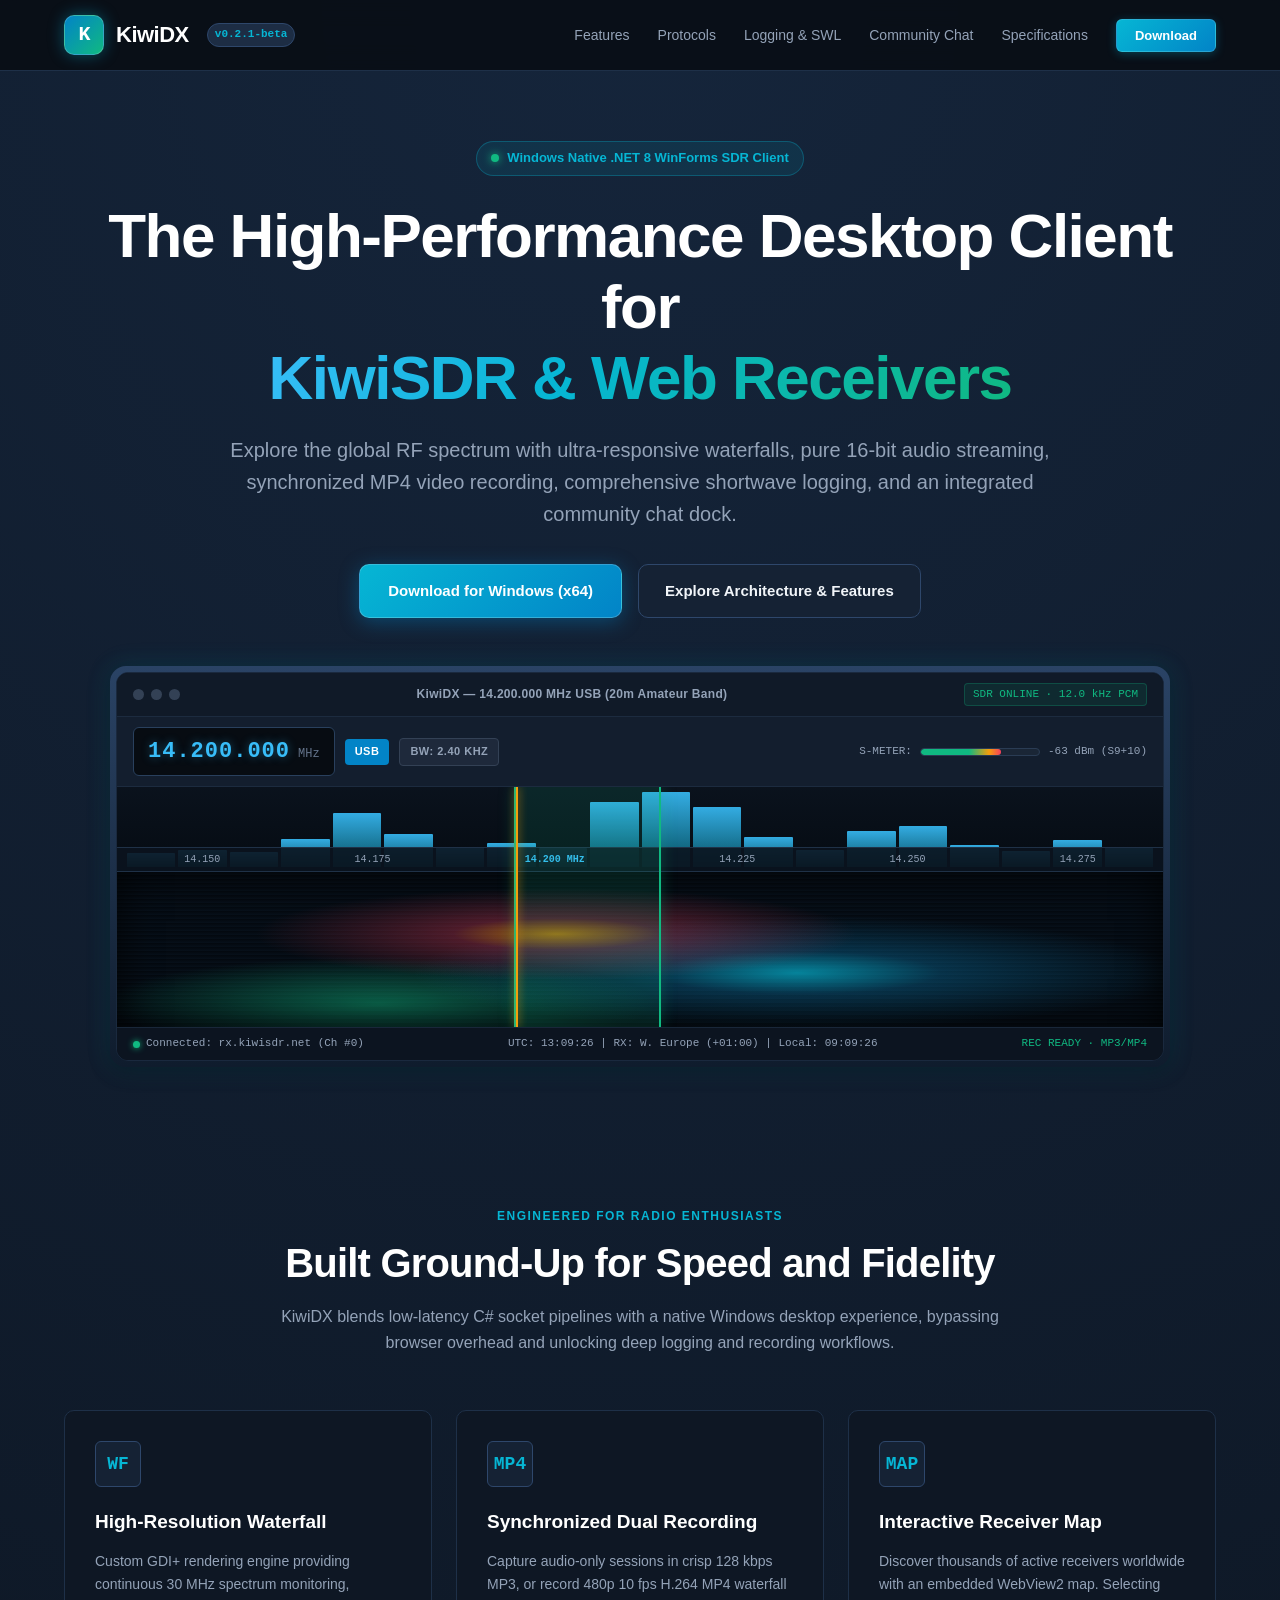
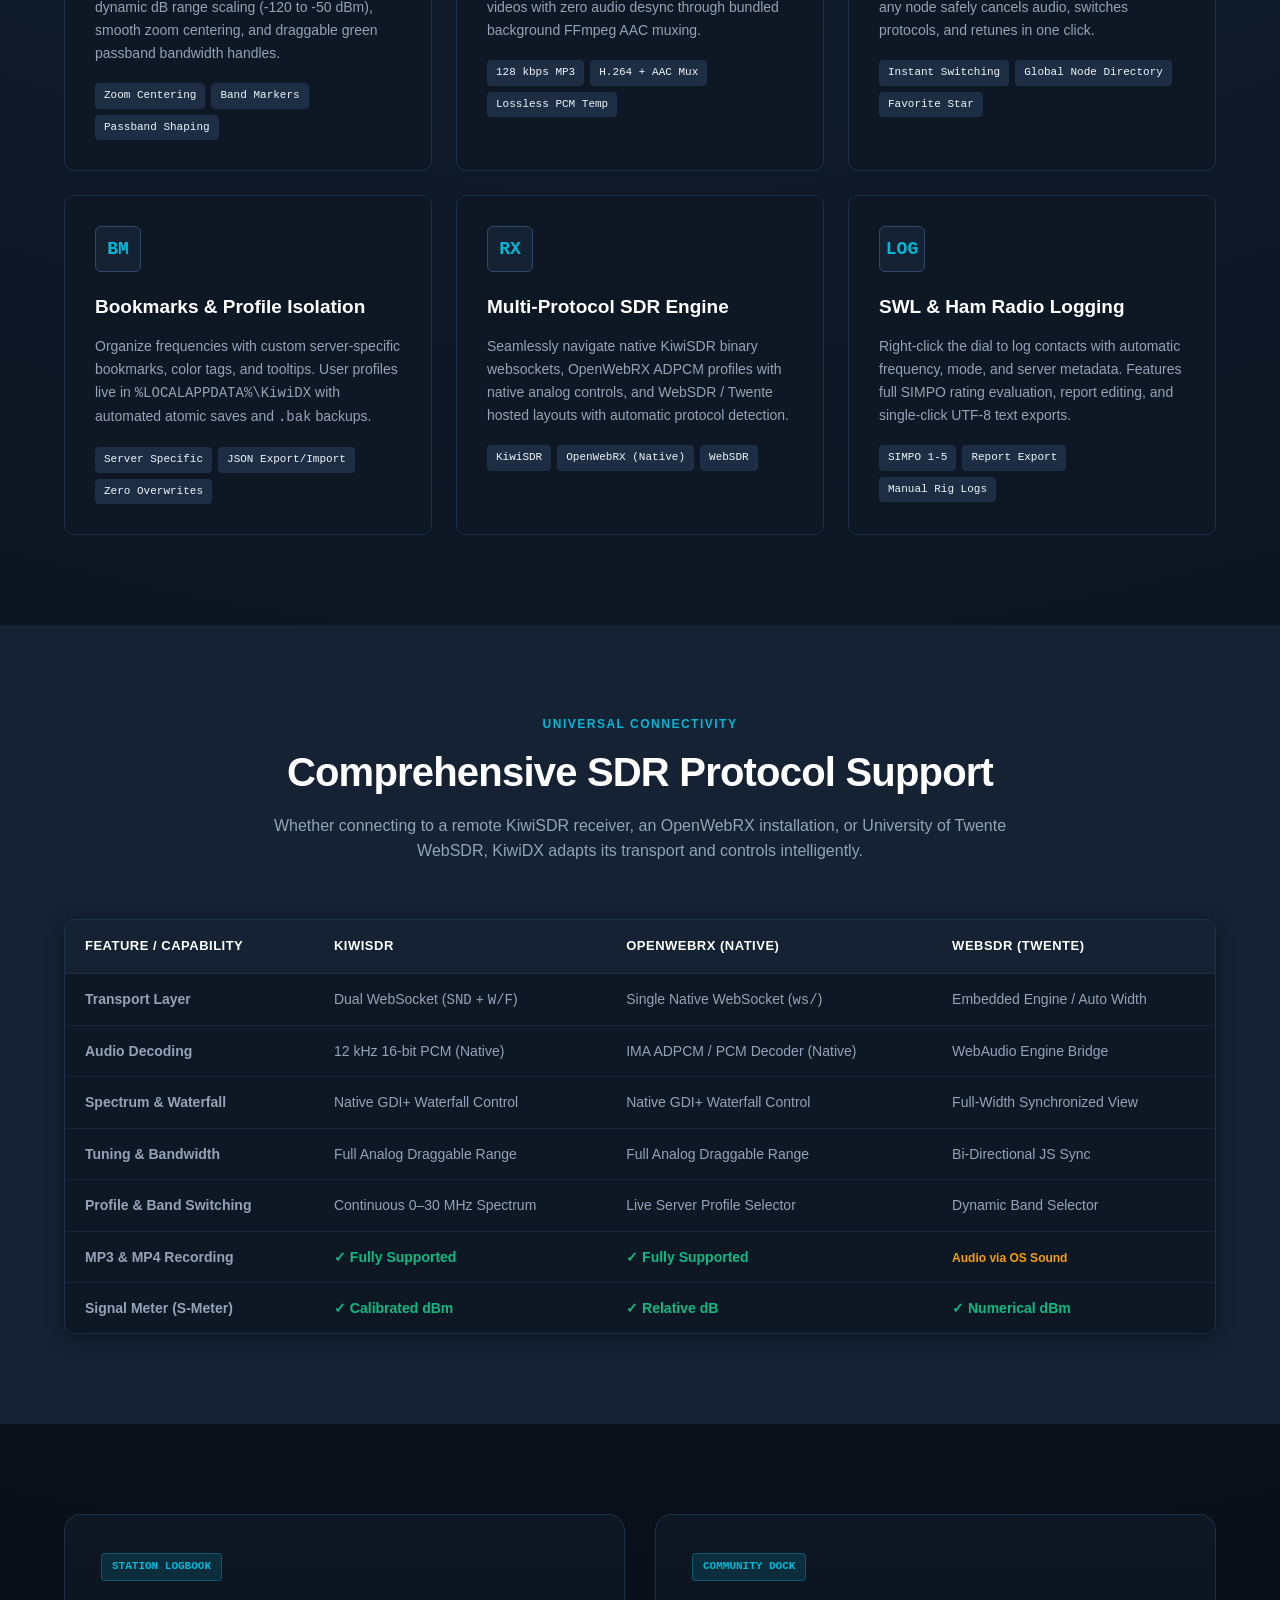
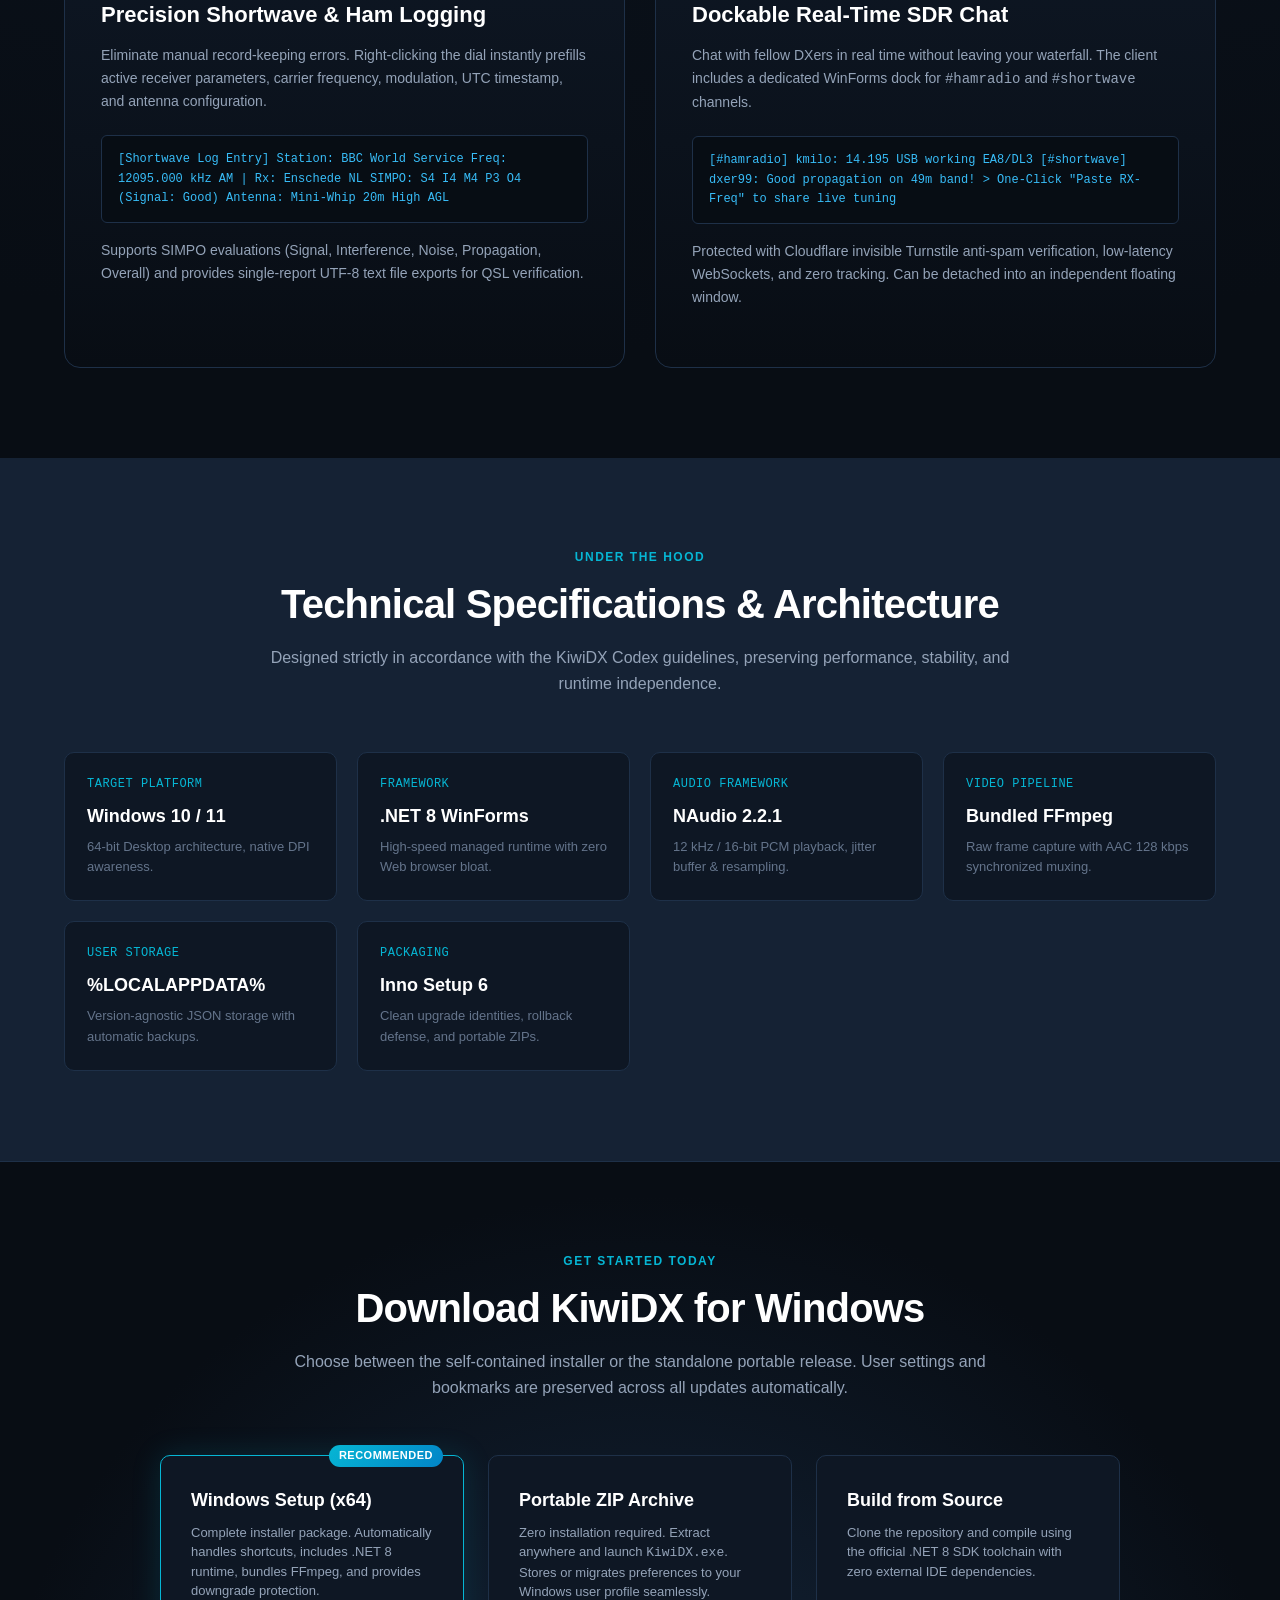
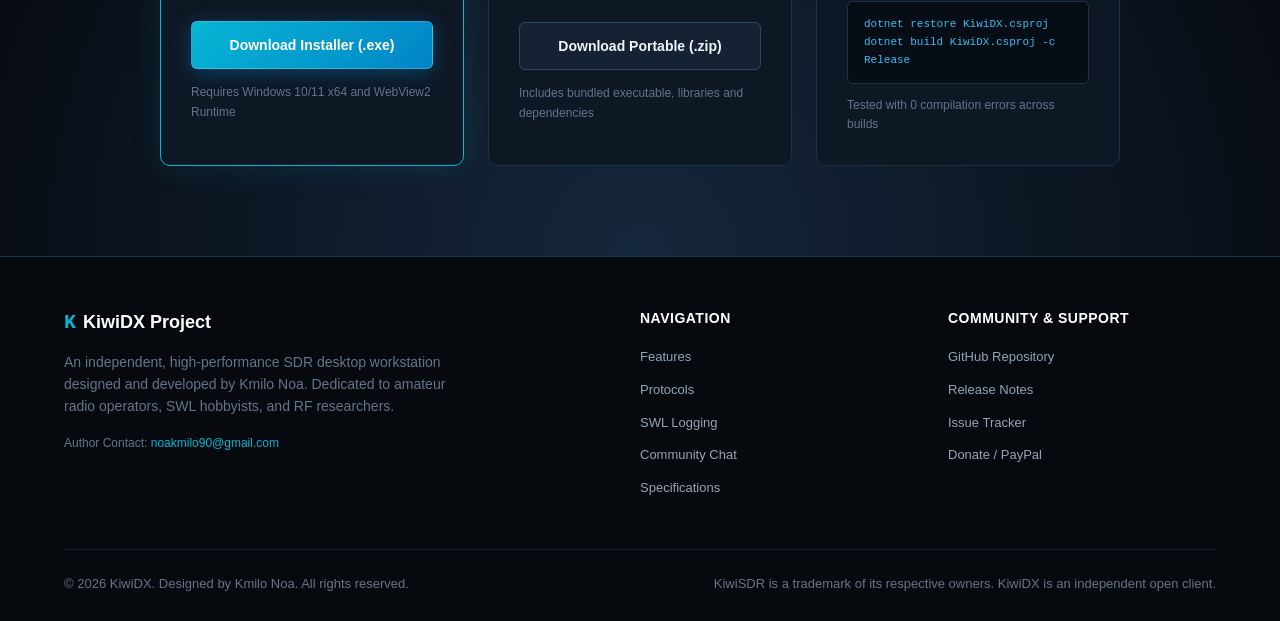
<file: index.html>
<!DOCTYPE html>
<html lang="en">
<head>
  <meta charset="UTF-8">
  <meta name="viewport" content="width=device-width, initial-scale=1.0">
  <title>KiwiDX — High-Performance SDR Desktop Client for Windows</title>
  <meta name="description" content="KiwiDX is a modern Windows desktop client for KiwiSDR, OpenWebRX, and WebSDR receivers. Real-time waterfall, audio recording, logging, and community chat.">
  <style>
    :root {
      --bg-base: #080d14;
      --bg-surface: #0e1724;
      --bg-surface-elevated: #152234;
      --bg-surface-highlight: #1d2d44;
      --border-subtle: #1e3048;
      --border-accent: #2e476b;
      --text-main: #f1f5f9;
      --text-muted: #94a3b8;
      --text-dim: #64748b;
      --accent-cyan: #06b6d4;
      --accent-cyan-glow: rgba(6, 182, 212, 0.25);
      --accent-emerald: #10b981;
      --accent-amber: #f59e0b;
      --accent-rose: #f43f5e;
      --accent-blue: #3b82f6;
      --font-sans: -apple-system, BlinkMacSystemFont, "Segoe UI", Roboto, "Helvetica Neue", Arial, sans-serif;
      --font-mono: ui-monospace, SFMono-Regular, Menlo, Monaco, Consolas, "Liberation Mono", monospace;
      --radius-sm: 6px;
      --radius-md: 10px;
      --radius-lg: 16px;
      --shadow-subtle: 0 4px 20px rgba(0, 0, 0, 0.4);
      --shadow-glow: 0 0 25px rgba(6, 182, 212, 0.2);
    }

    * {
      box-sizing: border-box;
      margin: 0;
      padding: 0;
    }

    html {
      scroll-behavior: smooth;
      background-color: var(--bg-base);
      color: var(--text-main);
      font-family: var(--font-sans);
      line-height: 1.6;
    }

    body {
      background: radial-gradient(circle at 50% 0%, #15253b 0%, #080d14 65%);
      min-height: 100vh;
      display: flex;
      flex-direction: column;
      overflow-x: hidden;
    }

    a {
      color: var(--accent-cyan);
      text-decoration: none;
      transition: color 0.15s ease;
    }

    a:hover {
      color: #38bdf8;
      text-decoration: underline;
    }

    .container {
      width: 100%;
      max-width: 1200px;
      margin: 0 auto;
      padding: 0 24px;
    }

    /* Navigation */
    header.site-header {
      position: sticky;
      top: 0;
      z-index: 100;
      background-color: rgba(8, 13, 20, 0.88);
      backdrop-filter: blur(12px);
      border-bottom: 1px solid var(--border-subtle);
      transition: border-color 0.2s;
    }

    .nav-bar {
      display: flex;
      align-items: center;
      justify-content: space-between;
      height: 70px;
    }

    .logo-container {
      display: flex;
      align-items: center;
      gap: 12px;
      text-decoration: none;
    }

    .logo-badge {
      width: 40px;
      height: 40px;
      border-radius: var(--radius-md);
      background: linear-gradient(135deg, #0284c7, #10b981);
      display: flex;
      align-items: center;
      justify-content: center;
      box-shadow: 0 0 16px rgba(6, 182, 212, 0.4);
      border: 1px solid rgba(255, 255, 255, 0.2);
    }

    .logo-symbol {
      font-family: var(--font-mono);
      font-weight: 800;
      font-size: 20px;
      color: #ffffff;
      letter-spacing: -1px;
    }

    .brand-name {
      font-size: 22px;
      font-weight: 700;
      color: #ffffff;
      letter-spacing: -0.5px;
    }

    .brand-tag {
      font-size: 11px;
      font-family: var(--font-mono);
      background: var(--bg-surface-highlight);
      color: var(--accent-cyan);
      padding: 2px 7px;
      border-radius: 999px;
      border: 1px solid var(--border-accent);
      margin-left: 6px;
      font-weight: 600;
    }

    .nav-links {
      display: flex;
      gap: 28px;
      align-items: center;
      list-style: none;
    }

    .nav-links a {
      color: var(--text-muted);
      font-size: 14px;
      font-weight: 500;
      transition: color 0.15s;
    }

    .nav-links a:hover {
      color: #ffffff;
      text-decoration: none;
    }

    .btn-nav-download {
      background: linear-gradient(135deg, var(--accent-cyan), #0284c7);
      color: #ffffff !important;
      padding: 8px 18px;
      border-radius: var(--radius-sm);
      font-weight: 600 !important;
      font-size: 13px !important;
      box-shadow: 0 2px 10px rgba(6, 182, 212, 0.3);
      border: 1px solid rgba(255, 255, 255, 0.15);
      transition: transform 0.15s ease, box-shadow 0.15s ease !important;
    }

    .btn-nav-download:hover {
      transform: translateY(-1px);
      box-shadow: 0 4px 15px rgba(6, 182, 212, 0.45);
    }

    /* Hero Section */
    section.hero {
      padding: 70px 0 50px 0;
      text-align: center;
    }

    .hero-pill {
      display: inline-flex;
      align-items: center;
      gap: 8px;
      background-color: rgba(6, 182, 212, 0.1);
      border: 1px solid rgba(6, 182, 212, 0.3);
      color: var(--accent-cyan);
      padding: 6px 14px;
      border-radius: 999px;
      font-size: 13px;
      font-weight: 600;
      margin-bottom: 24px;
    }

    .pill-dot {
      width: 8px;
      height: 8px;
      background-color: var(--accent-emerald);
      border-radius: 50%;
      box-shadow: 0 0 8px var(--accent-emerald);
    }

    h1.hero-title {
      font-size: clamp(36px, 5.5vw, 62px);
      font-weight: 800;
      line-height: 1.15;
      letter-spacing: -1.5px;
      margin-bottom: 20px;
      color: #ffffff;
    }

    .gradient-text {
      background: linear-gradient(120deg, #38bdf8, #06b6d4 40%, #10b981);
      -webkit-background-clip: text;
      -webkit-text-fill-color: transparent;
    }

    p.hero-subtitle {
      font-size: clamp(17px, 2vw, 20px);
      color: var(--text-muted);
      max-width: 820px;
      margin: 0 auto 34px auto;
      font-weight: 400;
      line-height: 1.6;
    }

    .hero-actions {
      display: flex;
      flex-wrap: wrap;
      justify-content: center;
      gap: 16px;
      margin-bottom: 48px;
    }

    .btn-primary {
      background: linear-gradient(135deg, var(--accent-cyan), #0284c7);
      color: #ffffff;
      padding: 14px 28px;
      border-radius: var(--radius-md);
      font-size: 15px;
      font-weight: 600;
      display: inline-flex;
      align-items: center;
      gap: 10px;
      border: 1px solid rgba(255, 255, 255, 0.2);
      box-shadow: 0 4px 20px rgba(2, 132, 199, 0.4);
      transition: all 0.2s ease;
    }

    .btn-primary:hover {
      transform: translateY(-2px);
      box-shadow: 0 6px 25px rgba(6, 182, 212, 0.5);
      text-decoration: none;
      color: #ffffff;
    }

    .btn-secondary {
      background-color: var(--bg-surface-elevated);
      color: var(--text-main);
      padding: 14px 26px;
      border-radius: var(--radius-md);
      font-size: 15px;
      font-weight: 600;
      border: 1px solid var(--border-accent);
      transition: all 0.2s ease;
    }

    .btn-secondary:hover {
      background-color: var(--bg-surface-highlight);
      border-color: var(--accent-cyan);
      text-decoration: none;
      color: #ffffff;
    }

    /* CSS SDR Workspace Mockup */
    .sdr-mockup-wrapper {
      position: relative;
      max-width: 1060px;
      margin: 0 auto;
      border-radius: var(--radius-lg);
      padding: 6px;
      background: linear-gradient(180deg, #2a4365, #0f1c2d);
      box-shadow: var(--shadow-subtle), var(--shadow-glow);
    }

    .sdr-mockup {
      background-color: #0b131e;
      border-radius: calc(var(--radius-lg) - 4px);
      overflow: hidden;
      border: 1px solid #1a293e;
      font-family: var(--font-sans);
      text-align: left;
    }

    .mockup-titlebar {
      background-color: #101a28;
      padding: 10px 16px;
      display: flex;
      align-items: center;
      justify-content: space-between;
      border-bottom: 1px solid #1c2b3f;
    }

    .window-controls {
      display: flex;
      gap: 7px;
    }

    .win-circle {
      width: 11px;
      height: 11px;
      border-radius: 50%;
      background-color: #334155;
    }

    .mockup-window-title {
      font-size: 12px;
      font-weight: 600;
      color: #94a3b8;
      letter-spacing: 0.3px;
    }

    .mockup-window-meta {
      font-size: 11px;
      font-family: var(--font-mono);
      color: var(--accent-emerald);
      background: rgba(16, 185, 129, 0.1);
      padding: 2px 8px;
      border-radius: 4px;
      border: 1px solid rgba(16, 185, 129, 0.25);
    }

    .mockup-toolbar {
      background-color: #131e2e;
      padding: 10px 16px;
      display: flex;
      flex-wrap: wrap;
      align-items: center;
      justify-content: space-between;
      gap: 12px;
      border-bottom: 1px solid #1c2b3f;
    }

    .toolbar-left, .toolbar-right {
      display: flex;
      align-items: center;
      gap: 10px;
    }

    .mock-vfo-box {
      background-color: #070c12;
      border: 1px solid #29405d;
      border-radius: var(--radius-sm);
      padding: 6px 14px;
      font-family: var(--font-mono);
      display: flex;
      align-items: baseline;
      gap: 8px;
    }

    .vfo-freq {
      font-size: 22px;
      font-weight: 700;
      color: #38bdf8;
      letter-spacing: 1px;
      text-shadow: 0 0 10px rgba(56, 189, 248, 0.4);
    }

    .vfo-unit {
      font-size: 12px;
      color: var(--text-dim);
    }

    .mock-badge {
      font-size: 11px;
      font-weight: 700;
      padding: 4px 10px;
      border-radius: 4px;
      letter-spacing: 0.5px;
      text-transform: uppercase;
    }

    .badge-usb {
      background-color: #0284c7;
      color: #ffffff;
    }

    .badge-bw {
      background-color: #1e293b;
      color: #94a3b8;
      border: 1px solid #334155;
    }

    .mock-smeter {
      display: flex;
      align-items: center;
      gap: 8px;
      font-family: var(--font-mono);
      font-size: 11px;
      color: #94a3b8;
    }

    .smeter-track {
      width: 120px;
      height: 8px;
      background: #1a2636;
      border-radius: 999px;
      overflow: hidden;
      border: 1px solid #2a3c54;
      display: flex;
    }

    .smeter-fill {
      width: 68%;
      background: linear-gradient(90deg, #10b981 60%, #f59e0b 85%, #f43f5e);
      border-radius: 999px;
    }

    /* Simulated Waterfall */
    .mockup-waterfall-container {
      position: relative;
      height: 240px;
      background: #050b12;
      overflow: hidden;
    }

    .spectrum-grid {
      position: absolute;
      top: 0;
      left: 0;
      right: 0;
      height: 85px;
      background: linear-gradient(180deg, rgba(14, 23, 36, 0.6) 0%, rgba(5, 11, 18, 0.8) 100%);
      border-bottom: 1px solid #23374d;
      display: flex;
      align-items: flex-end;
      padding: 0 10px 4px 10px;
      gap: 3px;
    }

    .spectrum-line {
      flex: 1;
      background: linear-gradient(0deg, rgba(6, 182, 212, 0.4), rgba(56, 189, 248, 0.9));
      border-radius: 1px 1px 0 0;
    }

    .waterfall-canvas-sim {
      position: absolute;
      top: 85px;
      left: 0;
      right: 0;
      bottom: 0;
      background: 
        radial-gradient(ellipse at 42% 40%, rgba(245, 158, 11, 0.65) 0%, rgba(244, 63, 94, 0.3) 12%, transparent 35%),
        radial-gradient(ellipse at 65% 65%, rgba(6, 182, 212, 0.7) 0%, rgba(14, 165, 233, 0.25) 15%, transparent 40%),
        radial-gradient(ellipse at 25% 85%, rgba(16, 185, 129, 0.5) 0%, transparent 25%),
        repeating-linear-gradient(0deg, #07101a 0px, #050c14 2px, #03080e 4px);
      box-shadow: inset 0 0 40px rgba(0, 0, 0, 0.8);
    }

    .passband-overlay {
      position: absolute;
      top: 0;
      bottom: 0;
      left: 38%;
      width: 14%;
      background-color: rgba(16, 185, 129, 0.12);
      border-left: 2px solid #10b981;
      border-right: 2px solid #10b981;
      box-shadow: 0 0 15px rgba(16, 185, 129, 0.25);
      pointer-events: none;
    }

    .passband-carrier {
      position: absolute;
      top: 0;
      bottom: 0;
      left: 0;
      width: 2px;
      background-color: #f59e0b;
      box-shadow: 0 0 8px #f59e0b;
    }

    .frequency-scale-bar {
      position: absolute;
      top: 60px;
      left: 0;
      right: 0;
      height: 25px;
      background: rgba(11, 19, 30, 0.9);
      border-top: 1px solid #1f3147;
      border-bottom: 1px solid #1f3147;
      display: flex;
      justify-content: space-around;
      align-items: center;
      font-family: var(--font-mono);
      font-size: 10px;
      color: #94a3b8;
    }

    .mockup-statusbar {
      background-color: #0c1420;
      padding: 7px 16px;
      font-size: 11px;
      font-family: var(--font-mono);
      color: var(--text-muted);
      display: flex;
      justify-content: space-between;
      border-top: 1px solid #192739;
    }

    .status-item {
      display: flex;
      align-items: center;
      gap: 6px;
    }

    .status-led {
      width: 7px;
      height: 7px;
      background-color: var(--accent-emerald);
      border-radius: 50%;
      box-shadow: 0 0 6px var(--accent-emerald);
    }

    /* Section Styling */
    section {
      padding: 90px 0;
    }

    .section-header {
      text-align: center;
      max-width: 760px;
      margin: 0 auto 55px auto;
    }

    .section-eyebrow {
      font-size: 12px;
      font-weight: 700;
      text-transform: uppercase;
      letter-spacing: 1.5px;
      color: var(--accent-cyan);
      margin-bottom: 12px;
    }

    .section-title {
      font-size: clamp(28px, 3.5vw, 40px);
      font-weight: 700;
      letter-spacing: -0.8px;
      color: #ffffff;
      margin-bottom: 16px;
      line-height: 1.25;
    }

    .section-description {
      font-size: 16px;
      color: var(--text-muted);
      line-height: 1.6;
    }

    /* Features Grid */
    .features-grid {
      display: grid;
      grid-template-columns: repeat(auto-fit, minmax(320px, 1fr));
      gap: 24px;
    }

    .feature-card {
      background-color: var(--bg-surface);
      border: 1px solid var(--border-subtle);
      border-radius: var(--radius-md);
      padding: 30px;
      transition: transform 0.2s ease, border-color 0.2s ease, box-shadow 0.2s ease;
      position: relative;
    }

    .feature-card:hover {
      transform: translateY(-3px);
      border-color: var(--border-accent);
      box-shadow: 0 10px 30px rgba(0, 0, 0, 0.35);
    }

    .feature-icon-box {
      width: 46px;
      height: 46px;
      border-radius: var(--radius-sm);
      background: var(--bg-surface-elevated);
      border: 1px solid var(--border-accent);
      display: flex;
      align-items: center;
      justify-content: center;
      font-family: var(--font-mono);
      font-weight: 700;
      font-size: 18px;
      color: var(--accent-cyan);
      margin-bottom: 20px;
    }

    .feature-title {
      font-size: 19px;
      font-weight: 600;
      color: #ffffff;
      margin-bottom: 12px;
    }

    .feature-text {
      font-size: 14px;
      color: var(--text-muted);
      line-height: 1.65;
    }

    .feature-badges {
      display: flex;
      flex-wrap: wrap;
      gap: 6px;
      margin-top: 18px;
    }

    .tag-badge {
      font-size: 11px;
      font-family: var(--font-mono);
      background-color: var(--bg-surface-highlight);
      color: var(--text-main);
      padding: 3px 8px;
      border-radius: 4px;
      border: 1px solid var(--border-subtle);
    }

    /* Comparison Table */
    .table-container {
      background-color: var(--bg-surface);
      border: 1px solid var(--border-subtle);
      border-radius: var(--radius-md);
      overflow-x: auto;
      box-shadow: var(--shadow-subtle);
    }

    table.protocol-table {
      width: 100%;
      border-collapse: collapse;
      text-align: left;
      font-size: 14px;
    }

    table.protocol-table th {
      background-color: var(--bg-surface-elevated);
      color: #ffffff;
      font-weight: 600;
      padding: 16px 20px;
      border-bottom: 1px solid var(--border-subtle);
      font-size: 13px;
      text-transform: uppercase;
      letter-spacing: 0.5px;
    }

    table.protocol-table td {
      padding: 14px 20px;
      border-bottom: 1px solid rgba(30, 48, 72, 0.6);
      color: var(--text-muted);
    }

    table.protocol-table tr:last-child td {
      border-bottom: none;
    }

    table.protocol-table tr:hover td {
      background-color: rgba(21, 34, 52, 0.4);
    }

    .feature-name {
      font-weight: 600;
      color: var(--text-main);
    }

    .status-check {
      color: var(--accent-emerald);
      font-weight: 700;
    }

    .status-partial {
      color: var(--accent-amber);
      font-weight: 600;
      font-size: 12px;
    }

    /* Architecture / Specs Section */
    .specs-grid {
      display: grid;
      grid-template-columns: repeat(auto-fit, minmax(240px, 1fr));
      gap: 20px;
    }

    .spec-card {
      background-color: var(--bg-surface);
      border: 1px solid var(--border-subtle);
      border-radius: var(--radius-md);
      padding: 22px;
    }

    .spec-label {
      font-size: 12px;
      font-family: var(--font-mono);
      color: var(--accent-cyan);
      text-transform: uppercase;
      letter-spacing: 0.5px;
      margin-bottom: 8px;
    }

    .spec-value {
      font-size: 18px;
      font-weight: 700;
      color: #ffffff;
      margin-bottom: 6px;
    }

    .spec-desc {
      font-size: 13px;
      color: var(--text-dim);
    }

    /* Logging & Community Spotlight */
    .spotlight-grid {
      display: grid;
      grid-template-columns: repeat(auto-fit, minmax(340px, 1fr));
      gap: 30px;
    }

    .spotlight-box {
      background: linear-gradient(180deg, var(--bg-surface), var(--bg-base));
      border: 1px solid var(--border-subtle);
      border-radius: var(--radius-lg);
      padding: 36px;
      position: relative;
    }

    .spotlight-badge {
      display: inline-block;
      font-size: 11px;
      font-family: var(--font-mono);
      font-weight: 700;
      text-transform: uppercase;
      background: rgba(6, 182, 212, 0.15);
      color: var(--accent-cyan);
      padding: 4px 10px;
      border-radius: 4px;
      border: 1px solid rgba(6, 182, 212, 0.3);
      margin-bottom: 16px;
    }

    .spotlight-title {
      font-size: 22px;
      font-weight: 700;
      color: #ffffff;
      margin-bottom: 12px;
    }

    .spotlight-text {
      font-size: 14px;
      color: var(--text-muted);
      line-height: 1.65;
      margin-bottom: 22px;
    }

    .code-snippet {
      background-color: #070d14;
      border: 1px solid var(--border-subtle);
      border-radius: var(--radius-sm);
      padding: 14px 16px;
      font-family: var(--font-mono);
      font-size: 12px;
      color: #38bdf8;
      overflow-x: auto;
      margin-bottom: 16px;
    }

    /* Download / Getting Started */
    section.download-section {
      background: radial-gradient(circle at 50% 100%, #15273d 0%, var(--bg-base) 70%);
      border-top: 1px solid var(--border-subtle);
      text-align: center;
    }

    .download-cards {
      display: grid;
      grid-template-columns: repeat(auto-fit, minmax(280px, 1fr));
      gap: 24px;
      max-width: 960px;
      margin: 0 auto;
      text-align: left;
    }

    .download-card {
      background-color: var(--bg-surface);
      border: 1px solid var(--border-subtle);
      border-radius: var(--radius-md);
      padding: 30px;
      position: relative;
      transition: all 0.2s;
    }

    .download-card.featured {
      border-color: var(--accent-cyan);
      box-shadow: 0 0 30px rgba(6, 182, 212, 0.15);
    }

    .featured-tag {
      position: absolute;
      top: -11px;
      right: 20px;
      background: linear-gradient(135deg, var(--accent-cyan), #0284c7);
      color: #ffffff;
      font-size: 11px;
      font-weight: 700;
      padding: 2px 10px;
      border-radius: 999px;
      text-transform: uppercase;
      letter-spacing: 0.5px;
    }

    .download-type {
      font-size: 18px;
      font-weight: 700;
      color: #ffffff;
      margin-bottom: 8px;
    }

    .download-desc {
      font-size: 13px;
      color: var(--text-muted);
      margin-bottom: 20px;
      line-height: 1.5;
    }

    .btn-download-full {
      display: block;
      text-align: center;
      padding: 12px 18px;
      border-radius: var(--radius-sm);
      font-weight: 600;
      font-size: 14px;
      margin-bottom: 14px;
    }

    .btn-download-full.btn-primary {
      width: 100%;
      justify-content: center;
    }

    .btn-download-full.btn-secondary {
      width: 100%;
    }

    .meta-note {
      font-size: 12px;
      color: var(--text-dim);
      display: flex;
      align-items: center;
      gap: 6px;
    }

    /* Footer */
    footer.site-footer {
      border-top: 1px solid var(--border-subtle);
      background-color: #060a0f;
      padding: 50px 0 30px 0;
      font-size: 14px;
      color: var(--text-dim);
    }

    .footer-grid {
      display: grid;
      grid-template-columns: 2fr 1fr 1fr;
      gap: 40px;
      margin-bottom: 40px;
    }

    .footer-brand h4 {
      color: #ffffff;
      font-size: 18px;
      margin-bottom: 12px;
      display: flex;
      align-items: center;
      gap: 8px;
    }

    .footer-brand p {
      line-height: 1.6;
      max-width: 400px;
      margin-bottom: 16px;
    }

    .footer-col h5 {
      color: #ffffff;
      font-size: 14px;
      margin-bottom: 16px;
      text-transform: uppercase;
      letter-spacing: 0.5px;
    }

    .footer-col ul {
      list-style: none;
    }

    .footer-col li {
      margin-bottom: 10px;
    }

    .footer-col a {
      color: var(--text-muted);
      font-size: 13px;
    }

    .footer-col a:hover {
      color: #ffffff;
    }

    .footer-bottom {
      border-top: 1px solid #142030;
      padding-top: 24px;
      display: flex;
      justify-content: space-between;
      align-items: center;
      flex-wrap: wrap;
      gap: 12px;
      font-size: 13px;
    }

    /* Responsive */
    @media (max-width: 860px) {
      .nav-links {
        display: none;
      }

      .footer-grid {
        grid-template-columns: 1fr;
        gap: 30px;
      }

      .mockup-toolbar {
        flex-direction: column;
        align-items: flex-start;
      }

      .toolbar-right {
        width: 100%;
        justify-content: space-between;
      }
    }
  </style>
</head>
<body>

  <!-- Site Navigation -->
  <header class="site-header">
    <div class="container">
      <nav class="nav-bar">
        <a href="#" class="logo-container">
          <div class="logo-badge">
            <span class="logo-symbol">K</span>
          </div>
          <span class="brand-name">KiwiDX</span>
          <span class="brand-tag">v0.2.1-beta</span>
        </a>
        <ul class="nav-links">
          <li><a href="#features">Features</a></li>
          <li><a href="#protocols">Protocols</a></li>
          <li><a href="#logging">Logging & SWL</a></li>
          <li><a href="#chat">Community Chat</a></li>
          <li><a href="#specs">Specifications</a></li>
          <li><a href="#download" class="btn-nav-download">Download</a></li>
        </ul>
      </nav>
    </div>
  </header>

  <!-- Hero Section -->
  <section class="hero">
    <div class="container">
      <div class="hero-pill">
        <span class="pill-dot"></span>
        <span>Windows Native .NET 8 WinForms SDR Client</span>
      </div>
      <h1 class="hero-title">
        The High-Performance Desktop Client for <br>
        <span class="gradient-text">KiwiSDR & Web Receivers</span>
      </h1>
      <p class="hero-subtitle">
        Explore the global RF spectrum with ultra-responsive waterfalls, pure 16-bit audio streaming, synchronized MP4 video recording, comprehensive shortwave logging, and an integrated community chat dock.
      </p>
      <div class="hero-actions">
        <a href="#download" class="btn-primary">
          <span>Download for Windows (x64)</span>
        </a>
        <a href="#features" class="btn-secondary">
          <span>Explore Architecture & Features</span>
        </a>
      </div>

      <!-- Pure CSS/HTML UI Workspace Mockup (Zero Images) -->
      <div class="sdr-mockup-wrapper">
        <div class="sdr-mockup">
          <div class="mockup-titlebar">
            <div class="window-controls">
              <span class="win-circle"></span>
              <span class="win-circle"></span>
              <span class="win-circle"></span>
            </div>
            <div class="mockup-window-title">KiwiDX — 14.200.000 MHz USB (20m Amateur Band)</div>
            <div class="mockup-window-meta">SDR ONLINE · 12.0 kHz PCM</div>
          </div>

          <div class="mockup-toolbar">
            <div class="toolbar-left">
              <div class="mock-vfo-box">
                <span class="vfo-freq">14.200.000</span>
                <span class="vfo-unit">MHz</span>
              </div>
              <span class="mock-badge badge-usb">USB</span>
              <span class="mock-badge badge-bw">BW: 2.40 kHz</span>
            </div>
            <div class="toolbar-right">
              <div class="mock-smeter">
                <span>S-METER:</span>
                <div class="smeter-track">
                  <div class="smeter-fill"></div>
                </div>
                <span>-63 dBm (S9+10)</span>
              </div>
            </div>
          </div>

          <!-- Real-Time Waterfall Simulation -->
          <div class="mockup-waterfall-container">
            <!-- Simulated Spectrum Peaks -->
            <div class="spectrum-grid">
              <div class="spectrum-line" style="height: 18%;"></div>
              <div class="spectrum-line" style="height: 22%;"></div>
              <div class="spectrum-line" style="height: 19%;"></div>
              <div class="spectrum-line" style="height: 35%;"></div>
              <div class="spectrum-line" style="height: 68%;"></div>
              <div class="spectrum-line" style="height: 42%;"></div>
              <div class="spectrum-line" style="height: 25%;"></div>
              <div class="spectrum-line" style="height: 30%;"></div>
              <div class="spectrum-line" style="height: 24%;"></div>
              <div class="spectrum-line" style="height: 82%;"></div>
              <div class="spectrum-line" style="height: 94%;"></div>
              <div class="spectrum-line" style="height: 76%;"></div>
              <div class="spectrum-line" style="height: 38%;"></div>
              <div class="spectrum-line" style="height: 22%;"></div>
              <div class="spectrum-line" style="height: 45%;"></div>
              <div class="spectrum-line" style="height: 52%;"></div>
              <div class="spectrum-line" style="height: 28%;"></div>
              <div class="spectrum-line" style="height: 20%;"></div>
              <div class="spectrum-line" style="height: 34%;"></div>
              <div class="spectrum-line" style="height: 25%;"></div>
            </div>

            <!-- Frequency Scale -->
            <div class="frequency-scale-bar">
              <span>14.150</span>
              <span>14.175</span>
              <span style="color:#38bdf8; font-weight:700;">14.200 MHz</span>
              <span>14.225</span>
              <span>14.250</span>
              <span>14.275</span>
            </div>

            <!-- Waterfall Simulation Surface -->
            <div class="waterfall-canvas-sim"></div>

            <!-- Draggable Passband Overlay -->
            <div class="passband-overlay">
              <div class="passband-carrier"></div>
            </div>
          </div>

          <!-- Mockup Status Bar -->
          <div class="mockup-statusbar">
            <div class="status-item">
              <span class="status-led"></span>
              <span>Connected: rx.kiwisdr.net (Ch #0)</span>
            </div>
            <div>
              <span>UTC: 13:09:26 | RX: W. Europe (+01:00) | Local: 09:09:26</span>
            </div>
            <div>
              <span style="color: var(--accent-emerald);">REC READY · MP3/MP4</span>
            </div>
          </div>
        </div>
      </div>
    </div>
  </section>

  <!-- Core Features -->
  <section id="features">
    <div class="container">
      <div class="section-header">
        <div class="section-eyebrow">Engineered For Radio Enthusiasts</div>
        <h2 class="section-title">Built Ground-Up for Speed and Fidelity</h2>
        <p class="section-description">
          KiwiDX blends low-latency C# socket pipelines with a native Windows desktop experience, bypassing browser overhead and unlocking deep logging and recording workflows.
        </p>
      </div>

      <div class="features-grid">
        <!-- Feature 1 -->
        <div class="feature-card">
          <div class="feature-icon-box">WF</div>
          <h3 class="feature-title">High-Resolution Waterfall</h3>
          <p class="feature-text">
            Custom GDI+ rendering engine providing continuous 30 MHz spectrum monitoring, dynamic dB range scaling (-120 to -50 dBm), smooth zoom centering, and draggable green passband bandwidth handles.
          </p>
          <div class="feature-badges">
            <span class="tag-badge">Zoom Centering</span>
            <span class="tag-badge">Band Markers</span>
            <span class="tag-badge">Passband Shaping</span>
          </div>
        </div>

        <!-- Feature 2 -->
        <div class="feature-card">
          <div class="feature-icon-box">MP4</div>
          <h3 class="feature-title">Synchronized Dual Recording</h3>
          <p class="feature-text">
            Capture audio-only sessions in crisp 128 kbps MP3, or record 480p 10 fps H.264 MP4 waterfall videos with zero audio desync through bundled background FFmpeg AAC muxing.
          </p>
          <div class="feature-badges">
            <span class="tag-badge">128 kbps MP3</span>
            <span class="tag-badge">H.264 + AAC Mux</span>
            <span class="tag-badge">Lossless PCM Temp</span>
          </div>
        </div>

        <!-- Feature 3 -->
        <div class="feature-card">
          <div class="feature-icon-box">MAP</div>
          <h3 class="feature-title">Interactive Receiver Map</h3>
          <p class="feature-text">
            Discover thousands of active receivers worldwide with an embedded WebView2 map. Selecting any node safely cancels audio, switches protocols, and retunes in one click.
          </p>
          <div class="feature-badges">
            <span class="tag-badge">Instant Switching</span>
            <span class="tag-badge">Global Node Directory</span>
            <span class="tag-badge">Favorite Star</span>
          </div>
        </div>

        <!-- Feature 4 -->
        <div class="feature-card">
          <div class="feature-icon-box">BM</div>
          <h3 class="feature-title">Bookmarks & Profile Isolation</h3>
          <p class="feature-text">
            Organize frequencies with custom server-specific bookmarks, color tags, and tooltips. User profiles live in <code>%LOCALAPPDATA%\KiwiDX</code> with automated atomic saves and <code>.bak</code> backups.
          </p>
          <div class="feature-badges">
            <span class="tag-badge">Server Specific</span>
            <span class="tag-badge">JSON Export/Import</span>
            <span class="tag-badge">Zero Overwrites</span>
          </div>
        </div>

        <!-- Feature 5 -->
        <div class="feature-card">
          <div class="feature-icon-box">RX</div>
          <h3 class="feature-title">Multi-Protocol SDR Engine</h3>
          <p class="feature-text">
            Seamlessly navigate native KiwiSDR binary websockets, OpenWebRX ADPCM profiles with native analog controls, and WebSDR / Twente hosted layouts with automatic protocol detection.
          </p>
          <div class="feature-badges">
            <span class="tag-badge">KiwiSDR</span>
            <span class="tag-badge">OpenWebRX (Native)</span>
            <span class="tag-badge">WebSDR</span>
          </div>
        </div>

        <!-- Feature 6 -->
        <div class="feature-card">
          <div class="feature-icon-box">LOG</div>
          <h3 class="feature-title">SWL & Ham Radio Logging</h3>
          <p class="feature-text">
            Right-click the dial to log contacts with automatic frequency, mode, and server metadata. Features full SIMPO rating evaluation, report editing, and single-click UTF-8 text exports.
          </p>
          <div class="feature-badges">
            <span class="tag-badge">SIMPO 1-5</span>
            <span class="tag-badge">Report Export</span>
            <span class="tag-badge">Manual Rig Logs</span>
          </div>
        </div>
      </div>
    </div>
  </section>

  <!-- Protocol Comparison Table -->
  <section id="protocols" style="background-color: var(--bg-surface-elevated);">
    <div class="container">
      <div class="section-header">
        <div class="section-eyebrow">Universal Connectivity</div>
        <h2 class="section-title">Comprehensive SDR Protocol Support</h2>
        <p class="section-description">
          Whether connecting to a remote KiwiSDR receiver, an OpenWebRX installation, or University of Twente WebSDR, KiwiDX adapts its transport and controls intelligently.
        </p>
      </div>

      <div class="table-container">
        <table class="protocol-table">
          <thead>
            <tr>
              <th>Feature / Capability</th>
              <th>KiwiSDR</th>
              <th>OpenWebRX (Native)</th>
              <th>WebSDR (Twente)</th>
            </tr>
          </thead>
          <tbody>
            <tr>
              <td class="feature-name">Transport Layer</td>
              <td>Dual WebSocket (<code>SND</code> + <code>W/F</code>)</td>
              <td>Single Native WebSocket (<code>ws/</code>)</td>
              <td>Embedded Engine / Auto Width</td>
            </tr>
            <tr>
              <td class="feature-name">Audio Decoding</td>
              <td>12 kHz 16-bit PCM (Native)</td>
              <td>IMA ADPCM / PCM Decoder (Native)</td>
              <td>WebAudio Engine Bridge</td>
            </tr>
            <tr>
              <td class="feature-name">Spectrum & Waterfall</td>
              <td>Native GDI+ Waterfall Control</td>
              <td>Native GDI+ Waterfall Control</td>
              <td>Full-Width Synchronized View</td>
            </tr>
            <tr>
              <td class="feature-name">Tuning & Bandwidth</td>
              <td>Full Analog Draggable Range</td>
              <td>Full Analog Draggable Range</td>
              <td>Bi-Directional JS Sync</td>
            </tr>
            <tr>
              <td class="feature-name">Profile & Band Switching</td>
              <td>Continuous 0–30 MHz Spectrum</td>
              <td>Live Server Profile Selector</td>
              <td>Dynamic Band Selector</td>
            </tr>
            <tr>
              <td class="feature-name">MP3 & MP4 Recording</td>
              <td><span class="status-check">✓ Fully Supported</span></td>
              <td><span class="status-check">✓ Fully Supported</span></td>
              <td><span class="status-partial">Audio via OS Sound</span></td>
            </tr>
            <tr>
              <td class="feature-name">Signal Meter (S-Meter)</td>
              <td><span class="status-check">✓ Calibrated dBm</span></td>
              <td><span class="status-check">✓ Relative dB</span></td>
              <td><span class="status-check">✓ Numerical dBm</span></td>
            </tr>
          </tbody>
        </table>
      </div>
    </div>
  </section>

  <!-- Logging & Community Chat Spotlight -->
  <section id="logging">
    <div class="container">
      <div class="spotlight-grid">
        <!-- Logging Spotlight -->
        <div class="spotlight-box">
          <span class="spotlight-badge">Station Logbook</span>
          <h3 class="spotlight-title">Precision Shortwave & Ham Logging</h3>
          <p class="spotlight-text">
            Eliminate manual record-keeping errors. Right-clicking the dial instantly prefills active receiver parameters, carrier frequency, modulation, UTC timestamp, and antenna configuration.
          </p>
          <div class="code-snippet">
[Shortwave Log Entry]
Station: BBC World Service
Freq: 12095.000 kHz AM | Rx: Enschede NL
SIMPO: S4 I4 M4 P3 O4 (Signal: Good)
Antenna: Mini-Whip 20m High AGL
          </div>
          <p class="spotlight-text">
            Supports SIMPO evaluations (Signal, Interference, Noise, Propagation, Overall) and provides single-report UTF-8 text file exports for QSL verification.
          </p>
        </div>

        <!-- Chat Spotlight -->
        <div id="chat" class="spotlight-box">
          <span class="spotlight-badge">Community Dock</span>
          <h3 class="spotlight-title">Dockable Real-Time SDR Chat</h3>
          <p class="spotlight-text">
            Chat with fellow DXers in real time without leaving your waterfall. The client includes a dedicated WinForms dock for <code>#hamradio</code> and <code>#shortwave</code> channels.
          </p>
          <div class="code-snippet">
[#hamradio] kmilo: 14.195 USB working EA8/DL3
[#shortwave] dxer99: Good propagation on 49m band!
&gt; One-Click "Paste RX-Freq" to share live tuning
          </div>
          <p class="spotlight-text">
            Protected with Cloudflare invisible Turnstile anti-spam verification, low-latency WebSockets, and zero tracking. Can be detached into an independent floating window.
          </p>
        </div>
      </div>
    </div>
  </section>

  <!-- Technical Specifications -->
  <section id="specs" style="background-color: var(--bg-surface-elevated);">
    <div class="container">
      <div class="section-header">
        <div class="section-eyebrow">Under The Hood</div>
        <h2 class="section-title">Technical Specifications & Architecture</h2>
        <p class="section-description">
          Designed strictly in accordance with the KiwiDX Codex guidelines, preserving performance, stability, and runtime independence.
        </p>
      </div>

      <div class="specs-grid">
        <div class="spec-card">
          <div class="spec-label">Target Platform</div>
          <div class="spec-value">Windows 10 / 11</div>
          <div class="spec-desc">64-bit Desktop architecture, native DPI awareness.</div>
        </div>

        <div class="spec-card">
          <div class="spec-label">Framework</div>
          <div class="spec-value">.NET 8 WinForms</div>
          <div class="spec-desc">High-speed managed runtime with zero Web browser bloat.</div>
        </div>

        <div class="spec-card">
          <div class="spec-label">Audio Framework</div>
          <div class="spec-value">NAudio 2.2.1</div>
          <div class="spec-desc">12 kHz / 16-bit PCM playback, jitter buffer & resampling.</div>
        </div>

        <div class="spec-card">
          <div class="spec-label">Video Pipeline</div>
          <div class="spec-value">Bundled FFmpeg</div>
          <div class="spec-desc">Raw frame capture with AAC 128 kbps synchronized muxing.</div>
        </div>

        <div class="spec-card">
          <div class="spec-label">User Storage</div>
          <div class="spec-value">%LOCALAPPDATA%</div>
          <div class="spec-desc">Version-agnostic JSON storage with automatic backups.</div>
        </div>

        <div class="spec-card">
          <div class="spec-label">Packaging</div>
          <div class="spec-value">Inno Setup 6</div>
          <div class="spec-desc">Clean upgrade identities, rollback defense, and portable ZIPs.</div>
        </div>
      </div>
    </div>
  </section>

  <!-- Download & Installation Section -->
  <section id="download" class="download-section">
    <div class="container">
      <div class="section-header">
        <div class="section-eyebrow">Get Started Today</div>
        <h2 class="section-title">Download KiwiDX for Windows</h2>
        <p class="section-description">
          Choose between the self-contained installer or the standalone portable release. User settings and bookmarks are preserved across all updates automatically.
        </p>
      </div>

      <div class="download-cards">
        <!-- Card 1: Installer -->
        <div class="download-card featured">
          <span class="featured-tag">Recommended</span>
          <div class="download-type">Windows Setup (x64)</div>
          <p class="download-desc">
            Complete installer package. Automatically handles shortcuts, includes .NET 8 runtime, bundles FFmpeg, and provides downgrade protection.
          </p>
          <a href="https://github.com/noakmilo/KiwiDX/releases" class="btn-download-full btn-primary" target="_blank" rel="noopener">
            Download Installer (.exe)
          </a>
          <div class="meta-note">
            <span>Requires Windows 10/11 x64 and WebView2 Runtime</span>
          </div>
        </div>

        <!-- Card 2: Portable -->
        <div class="download-card">
          <div class="download-type">Portable ZIP Archive</div>
          <p class="download-desc">
            Zero installation required. Extract anywhere and launch <code>KiwiDX.exe</code>. Stores or migrates preferences to your Windows user profile seamlessly.
          </p>
          <a href="https://github.com/noakmilo/KiwiDX/releases" class="btn-download-full btn-secondary" target="_blank" rel="noopener">
            Download Portable (.zip)
          </a>
          <div class="meta-note">
            <span>Includes bundled executable, libraries and dependencies</span>
          </div>
        </div>

        <!-- Card 3: Source Code -->
        <div class="download-card">
          <div class="download-type">Build from Source</div>
          <p class="download-desc">
            Clone the repository and compile using the official .NET 8 SDK toolchain with zero external IDE dependencies.
          </p>
          <div class="code-snippet" style="margin-bottom: 12px; font-size: 11px;">
dotnet restore KiwiDX.csproj
dotnet build KiwiDX.csproj -c Release
          </div>
          <div class="meta-note">
            <span>Tested with 0 compilation errors across builds</span>
          </div>
        </div>
      </div>
    </div>
  </section>

  <!-- Site Footer -->
  <footer class="site-footer">
    <div class="container">
      <div class="footer-grid">
        <div class="footer-brand">
          <h4>
            <span class="logo-symbol" style="color:var(--accent-cyan); font-weight:800;">K</span>
            KiwiDX Project
          </h4>
          <p>
            An independent, high-performance SDR desktop workstation designed and developed by Kmilo Noa. Dedicated to amateur radio operators, SWL hobbyists, and RF researchers.
          </p>
          <p style="font-size: 12px; color: var(--text-dim);">
            Author Contact: <a href="mailto:noakmilo90@gmail.com">noakmilo90@gmail.com</a>
          </p>
        </div>

        <div class="footer-col">
          <h5>Navigation</h5>
          <ul>
            <li><a href="#features">Features</a></li>
            <li><a href="#protocols">Protocols</a></li>
            <li><a href="#logging">SWL Logging</a></li>
            <li><a href="#chat">Community Chat</a></li>
            <li><a href="#specs">Specifications</a></li>
          </ul>
        </div>

        <div class="footer-col">
          <h5>Community & Support</h5>
          <ul>
            <li><a href="https://github.com/noakmilo/KiwiDX" target="_blank" rel="noopener">GitHub Repository</a></li>
            <li><a href="https://github.com/noakmilo/KiwiDX/releases" target="_blank" rel="noopener">Release Notes</a></li>
            <li><a href="https://github.com/noakmilo/KiwiDX/issues" target="_blank" rel="noopener">Issue Tracker</a></li>
            <li><a href="https://paypal.me/kmilonoa" target="_blank" rel="noopener">Donate / PayPal</a></li>
          </ul>
        </div>
      </div>

      <div class="footer-bottom">
        <div>
          &copy; 2026 KiwiDX. Designed by Kmilo Noa. All rights reserved.
        </div>
        <div>
          KiwiSDR is a trademark of its respective owners. KiwiDX is an independent open client.
        </div>
      </div>
    </div>
  </footer>

</body>
</html>
</file>
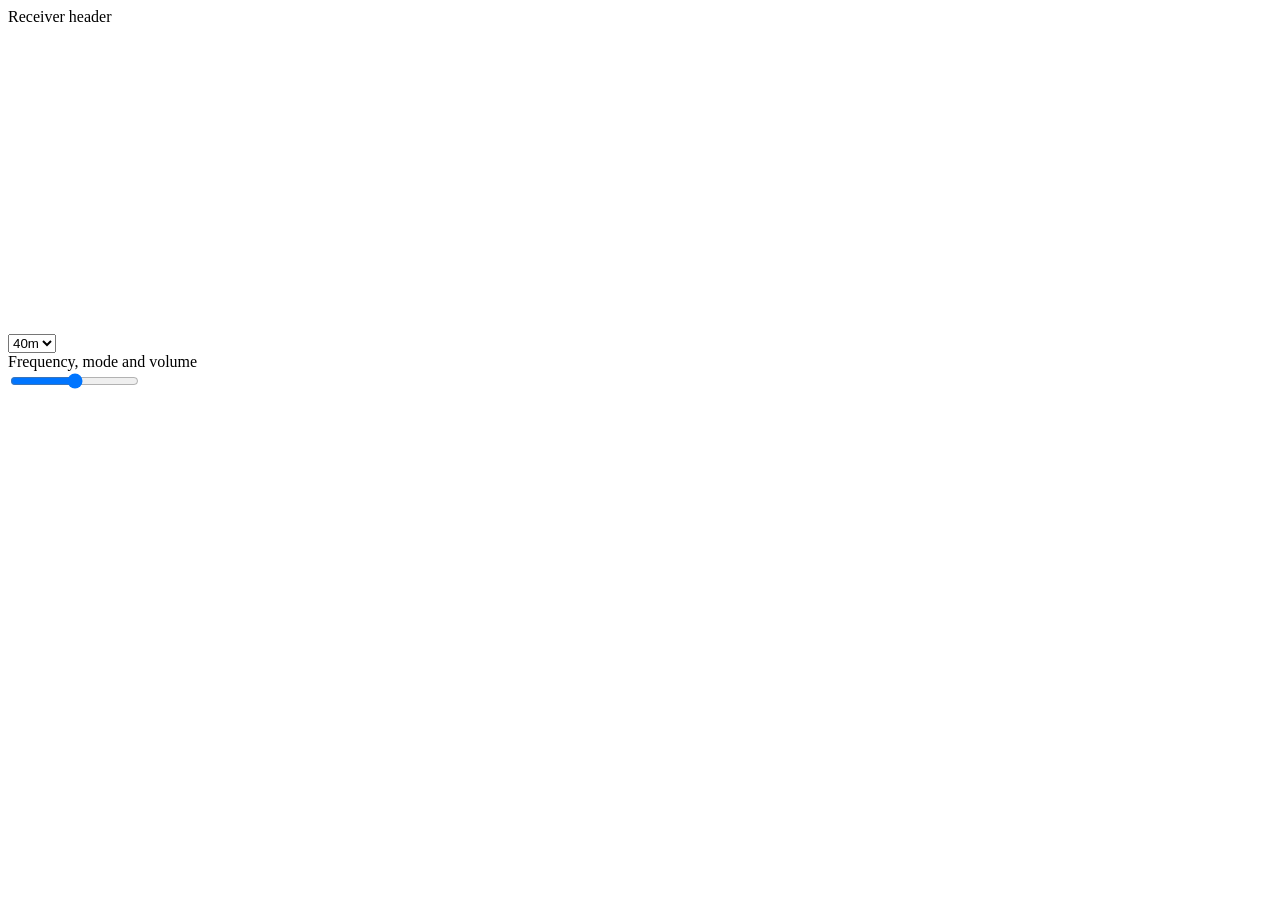
<file: tests/WebReceivers/fixtures/owrx.html>
<!doctype html><title>OpenWebRX fixture</title><script>
var center_freq=7100000,bandwidth=200000,zoom_level=2;
var d={offset:0,mod:'am',low_cut:-3000,high_cut:3000,get_offset_frequency(){return this.offset},set_offset_frequency(v){this.offset=v},get_secondary_demod(){return false},get_modulation(){return this.mod},setBandpass(v){this.low_cut=v.low_cut;this.high_cut=v.high_cut}};
function getDemodulators(){return [d]}
function $(){return {demodulatorPanel(){return {setMode(m){d.mod=m}}}}}
var audioEngine={setVolume(v){this.volume=v},resume(){this.resumed=true}};
function zoom_set(v){zoom_level=v}
</script>
<body><header id="duplicate">Receiver header</header><div class="openwebrx-waterfall-container"><div id="openwebrx-frequency-container"><canvas></canvas></div><div id="webrx-canvas-background"><canvas id="test-waterfall"></canvas></div><div id="openwebrx-panel-receiver"><div><select id="openwebrx-sdr-profiles-listbox"><option>40m</option></select></div><div id="native-duplicate">Frequency, mode and volume</div><div><input id="openwebrx-waterfall-color-min" type="range"></div></div></div></body>
</file>
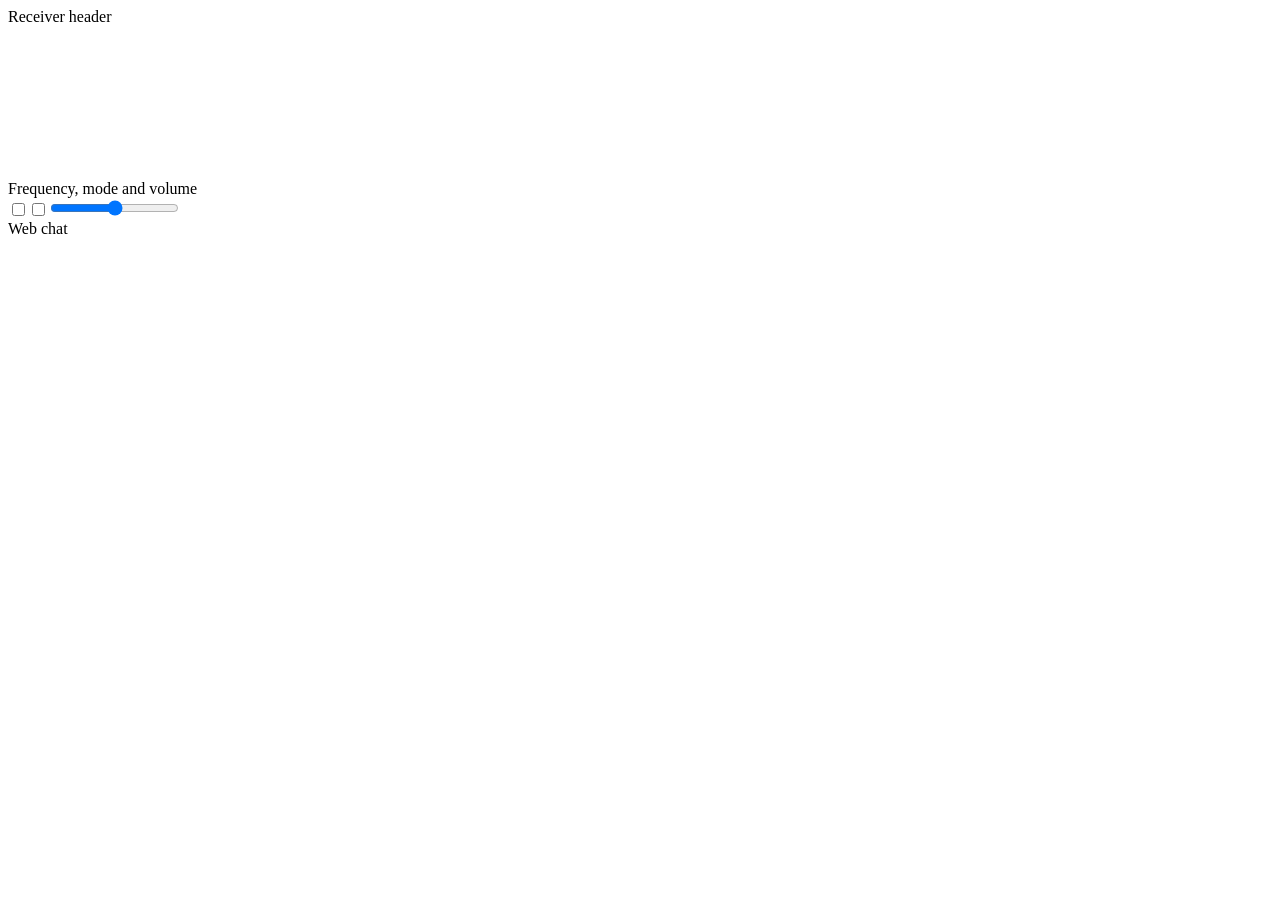
<file: tests/WebReceivers/fixtures/websdr.html>
<!doctype html><title>WebSDR fixture</title><script>
var freq=7100, mode='AM',lo=-3,hi=3;
function nominalfreq(){return freq}
function setfreqif(v){freq=parseFloat(v)}
function set_mode(v){mode=v.toUpperCase()}
function updbw(){}
function waterfallheight(h){document.getElementById("test-waterfall").height=h;}
function stretch_waterfalls(){}
function set_volume(v){window.volume=v}
function setmute(v){window.muted=v}
var soundapplet={audioresume(){window.resumed=true}};
</script>
<body><header id="duplicate">Receiver header</header><div id="wfccontainer"><div id="waterfalls"><canvas id="test-waterfall" class="html5waterfall"></canvas></div></div><div id="native-duplicate">Frequency, mode and volume</div><div class="tabs"><div class="tab"><div class="ctl"><input type="checkbox" id="wfwidecheckbox" onclick="window.fullWidthApplied=this.checked"><input type="checkbox" id="wfstickycheckbox" onclick="window.stickyApplied=this.checked"><input id="wf-brightness" type="range" oninput="window.adjusted=true"></div></div><div id="web-chat">Web chat</div></div></body>
</file>
